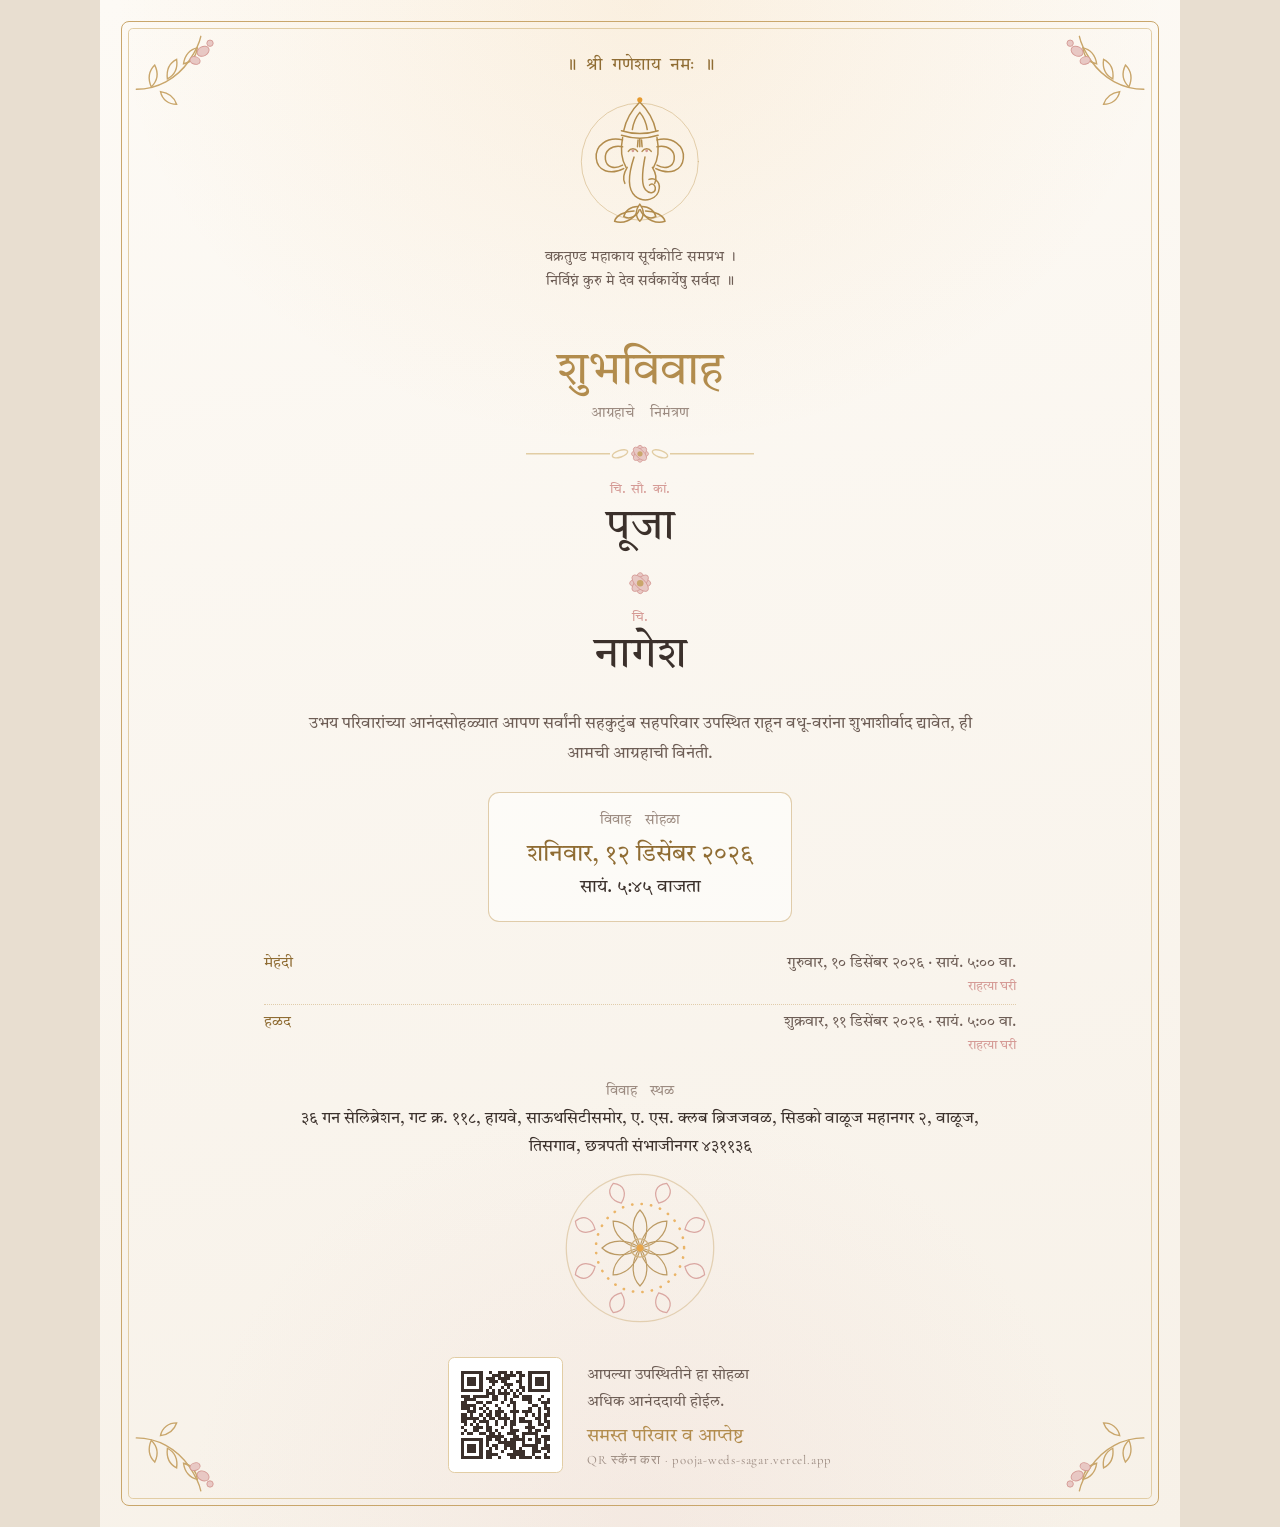
<file: card/invitation-mr.html>
<!DOCTYPE html>
<html lang="mr">
<head>
<meta charset="utf-8">
<title>पूजा &amp; नागेश — शुभविवाह निमंत्रण</title>
<link rel="stylesheet" href="fonts.css">
<style>
/* ============================================================
   Marathi wedding invitation card — Pooja & Nagesh

   One source, two outputs (see build.mjs):
     · PNG  1080 × 1527  — for WhatsApp
     · PDF  A5 portrait  — for printing

   Both come from the same layout: every measurement below is in `em`,
   so the whole card scales from the single root font-size that each
   output sets. Nothing is in px.

   Palette and motifs deliberately match the website in ../index.html.
   ============================================================ */

:root {
  --ivory:      #fdfaf5;
  --cream:      #f7f1e8;
  --champagne:  #c9a66b;
  --gold:       #b28c4d;
  --gold-deep:  #8f6c33;
  --gold-soft:  #e2cda4;
  --blush:      #e8c8c4;
  --blush-deep: #d59a95;
  --marigold:   #e79a2e;
  --ink:        #3b302b;
  --ink-soft:   #6d5d55;
  --ink-faint:  #9c8b81;

  --mr:    "Tiro Devanagari Marathi", "Nirmala UI", serif;
  --latin: "Cormorant Garamond", Garamond, serif;

  /* 1080 / 16 = 67.5em wide, × √2 for A5 proportions. */
  font-size: 16px;
}

* { box-sizing: border-box; margin: 0; padding: 0; }

/* NOTE ON TRACKING — Devanagari has no capitals and its conjuncts must stay
   joined, so the tracked-out look used for Latin small caps is done with
   word-spacing below. letter-spacing would render आग्रहाचे as आ ग्र हा चे.
   (../css/styles.css carries the same rule for the website.) */

body {
  display: grid;
  place-items: center;
  background: #e8ded0;
  font-family: var(--mr);
  color: var(--ink);
}

.card {
  position: relative;
  width: 67.5em;      /* × 16px = 1080 */
  height: 95.4375em;  /* × 16px = 1527, i.e. 1080 × √2 to the pixel */
  overflow: hidden;
  padding: 3.4em 3.2em;
  display: flex;
  flex-direction: column;
  align-items: center;
  text-align: center;
  background:
    radial-gradient(70% 42% at 50% 0%, rgba(231, 154, 46, 0.10), transparent 70%),
    radial-gradient(60% 40% at 50% 100%, rgba(232, 200, 196, 0.20), transparent 70%),
    linear-gradient(170deg, var(--ivory), var(--cream));
}

/* Double rule frame, the way a printed card is bordered. */
.frame {
  position: absolute;
  border: 0.09em solid var(--champagne);
  pointer-events: none;
}
.frame--outer { inset: 1.3em; border-radius: 0.5em; }
.frame--inner { inset: 1.75em; border: 0.045em solid var(--gold-soft); border-radius: 0.3em; }

/* Corner flourishes, one SVG rotated into all four corners. */
.corner { position: absolute; width: 7.2em; height: 7.2em; }
.corner--tl { top: 2.1em; left: 2.1em; }
.corner--tr { top: 2.1em; right: 2.1em; transform: scaleX(-1); }
.corner--bl { bottom: 2.1em; left: 2.1em; transform: scaleY(-1); }
.corner--br { bottom: 2.1em; right: 2.1em; transform: scale(-1); }

/* ---------- invocation ---------- */
.om {
  font-size: 1.05em;
  word-spacing: 0.3em;
  color: var(--gold-deep);
  margin-bottom: 0.5em;
}

.ganesh { width: 8.6em; height: auto; margin-bottom: 0.35em; }

.shloka {
  font-size: 0.86em;
  line-height: 1.75;
  color: var(--ink-soft);
}

/* ---------- title ---------- */
.title {
  margin-top: 1.1em;
  font-size: 2.9em;
  font-weight: 400;
  line-height: 1.2;
  color: var(--gold);
}
.title-sub {
  margin-top: 0.2em;
  font-size: 0.9em;
  word-spacing: 0.9em;
  color: var(--ink-faint);
}

.rule {
  width: 15em;
  height: 1.6em;
  margin: 1.05em 0 0.9em;
}

/* ---------- names ---------- */
.names {
  display: flex;
  flex-direction: column;
  align-items: center;
  gap: 0.1em;
}
.prefix {
  font-size: 0.82em;
  word-spacing: 0.2em;
  color: var(--blush-deep);
}
.name {
  font-size: 2.75em;
  line-height: 1.32;
  color: var(--ink);
}
/* A gold flower rather than a Latin ampersand — "&" reads as an import in
   an otherwise wholly Devanagari card. */
.amp { width: 2.4em; height: 2.4em; margin: 0.3em 0; }

/* Styled ahead of use — the markup for this is commented out until the
   family names are known. */
.parents {
  margin-top: 1em;
  font-size: 0.92em;
  line-height: 1.9;
  color: var(--ink-soft);
}

/* ---------- the ask ---------- */
.invite {
  margin-top: 1.5em;
  max-width: 44em;
  font-size: 0.98em;
  line-height: 1.95;
  color: var(--ink-soft);
}

/* ---------- the wedding itself ---------- */
.muhurt {
  margin-top: 1.4em;
  padding: 1.15em 2.4em;
  border: 0.055em solid rgba(201, 166, 107, 0.55);
  border-radius: 0.7em;
  background: rgba(255, 255, 255, 0.55);
}
.muhurt-label {
  font-size: 0.86em;
  word-spacing: 0.7em;
  color: var(--ink-faint);
}
.muhurt-when {
  margin-top: 0.3em;
  font-size: 1.5em;
  line-height: 1.5;
  color: var(--gold-deep);
}
.muhurt-time { font-size: 1.15em; line-height: 1.6; color: var(--ink); }

/* ---------- other ceremonies ---------- */
.events {
  margin-top: 1.5em;
  width: 100%;
  max-width: 47em;
  list-style: none;
}
.events li {
  display: flex;
  align-items: baseline;
  gap: 0.6em;
  padding: 0.42em 0;
  font-size: 0.94em;
  line-height: 1.6;
  border-bottom: 0.04em dotted rgba(201, 166, 107, 0.5);
}
.events li:last-child { border-bottom: 0; }
.events .ev { flex: 0 0 7em; text-align: left; color: var(--gold-deep); }
.events .dt { flex: 1 1 auto; text-align: right; color: var(--ink-soft); }
/* Each ceremony's own venue, on its own line under the date. */
.events .dt em {
  display: block;
  font-style: normal;
  font-size: 0.88em;
  color: var(--blush-deep);
}

/* ---------- venue ---------- */
.venue-label {
  margin-top: 1.5em;
  font-size: 0.86em;
  word-spacing: 0.7em;
  color: var(--ink-faint);
}
.venue {
  margin-top: 0.32em;
  max-width: 42em;
  font-size: 1.02em;
  line-height: 1.7;
  color: var(--ink);
}

/* ---------- rangoli + footer ---------- */
/* Two auto top margins share the leftover height between them, centring the
   rangoli in the gap and pinning the footer to the bottom. */
.rangoli {
  width: 9.5em;
  height: 9.5em;
  margin-top: auto;
  opacity: 0.85;
}

.foot {
  margin-top: auto;
  padding-top: 1.5em;
  display: flex;
  align-items: center;
  justify-content: center;
  gap: 1.5em;
}
.qr {
  flex: 0 0 auto;
  width: 7.2em;
  height: 7.2em;
  padding: 0.4em;
  background: #fff;
  border: 0.05em solid var(--gold-soft);
  border-radius: 0.4em;
}
.qr canvas { width: 100%; height: 100%; display: block; image-rendering: pixelated; }
.foot-text { text-align: left; }
.blessing {
  font-size: 0.95em;
  line-height: 1.8;
  color: var(--ink-soft);
}
.family {
  margin-top: 0.4em;
  font-size: 1.15em;
  color: var(--gold);
}
.site {
  margin-top: 0.3em;
  font-family: var(--latin);
  font-size: 0.8em;
  letter-spacing: 0.06em;
  color: var(--ink-faint);
}

/* ============================================================
   A5 print. The height is pinned in mm rather than left to the em
   maths — a fraction of a millimetre over and the PDF gains a
   second, blank page.
   ============================================================ */
@media print {
  @page { size: 148mm 210mm; margin: 0; }
  :root { font-size: 2.1926mm; }
  body { display: block; background: none; }
  .card { width: 148mm; height: 209.4mm; }
}
</style>
</head>

<body>
<div class="card">
  <span class="frame frame--outer"></span>
  <span class="frame frame--inner"></span>

  <!-- Corner flourish, reused from the website's section corners. Drawn once
       below and mirrored into all four corners by CSS transforms. -->
  <svg class="corner corner--tl" viewBox="0 0 200 200" fill="none" aria-hidden="true"><use href="#flourish"/></svg>
  <svg class="corner corner--tr" viewBox="0 0 200 200" fill="none" aria-hidden="true"><use href="#flourish"/></svg>
  <svg class="corner corner--bl" viewBox="0 0 200 200" fill="none" aria-hidden="true"><use href="#flourish"/></svg>
  <svg class="corner corner--br" viewBox="0 0 200 200" fill="none" aria-hidden="true"><use href="#flourish"/></svg>

  <svg width="0" height="0" style="position:absolute" aria-hidden="true">
    <g id="flourish" fill="none">
      <g stroke="#c9a66b" stroke-width="2.4" stroke-linecap="round">
        <path d="M4 96C40 96 74 78 96 46 108 28 114 14 116 4"/>
        <path d="M30 92c-6-14-4-28 6-38 6 12 6 26-6 38z"/>
        <path d="M58 78c-2-16 4-28 16-34 2 14-3 27-16 34z"/>
        <path d="M86 52c2-16 12-26 24-28-2 14-10 25-24 28z"/>
        <path d="M46 100c14 2 24 10 28 22-14 0-25-8-28-22z"/>
      </g>
      <g fill="#e8c8c4" stroke="#d59a95" stroke-width="1.6">
        <ellipse cx="120" cy="30" rx="11" ry="8" transform="rotate(-28 120 30)"/>
        <ellipse cx="106" cy="46" rx="9" ry="6.5" transform="rotate(18 106 46)"/>
        <circle cx="132" cy="16" r="5.5"/>
      </g>
    </g>
  </svg>

  <p class="om">॥ श्री गणेशाय नमः ॥</p>

  <!-- Ganesh line art, the same drawing as the website's invocation. -->
  <svg class="ganesh" viewBox="0 0 240 270" fill="none" stroke="#b28c4d" stroke-width="2.6"
       stroke-linecap="round" stroke-linejoin="round" aria-hidden="true">
    <circle cx="120" cy="132" r="102" stroke="#c9a66b" stroke-width="1.6" opacity=".55"/>
    <path d="M92 78 C96 58 108 40 120 28 C132 40 144 58 148 78"/>
    <path d="M107 76 C109 63 114 53 120 46 C126 53 131 63 133 76"/>
    <path d="M88 78 Q120 88 152 78"/>
    <path d="M88 86 Q120 96 152 86"/>
    <path d="M90 90 C86 110 88 128 96 142"/>
    <path d="M150 90 C154 110 152 128 144 142"/>
    <path d="M90 94 C62 88 42 104 44 126 C46 148 68 156 92 144"/>
    <path d="M90 106 C70 102 58 114 60 128 C62 142 76 146 90 138"/>
    <path d="M150 94 C178 88 198 104 196 126 C194 148 172 156 148 144"/>
    <path d="M150 106 C170 102 182 114 180 128 C178 142 164 146 150 138"/>
    <path d="M100 114 C104 108 112 108 116 114"/>
    <path d="M124 114 C128 108 136 108 140 114"/>
    <path d="M117 94 L116 106"/><path d="M120 92 L120 106"/><path d="M123 94 L124 106"/>
    <path d="M98 142 C92 152 90 162 94 170"/>
    <path d="M142 142 C148 152 150 162 146 170"/>
    <path d="M110 124 C100 154 98 180 112 192 C128 205 152 198 154 178 C155 166 145 159 136 163"/>
    <path d="M129 124 C124 150 122 172 130 181 C138 190 148 186 147 177 C146 171 140 169 137 173"/>
    <path d="M120 206 C112 216 112 228 120 236 C128 228 128 216 120 206Z"/>
    <path d="M116 210 C104 210 94 218 92 228 C104 234 116 226 119 216"/>
    <path d="M124 210 C136 210 146 218 148 228 C136 234 124 226 121 216"/>
    <path d="M110 218 C94 218 78 226 76 236 C92 242 108 232 114 222"/>
    <path d="M130 218 C146 218 162 226 164 236 C148 242 132 232 126 222"/>
    <circle cx="108" cy="113" r="2.4" fill="#d59a95" stroke="none"/>
    <circle cx="132" cy="113" r="2.4" fill="#d59a95" stroke="none"/>
    <circle cx="120" cy="24" r="4.5" fill="#e79a2e" stroke="none"/>
  </svg>

  <p class="shloka">वक्रतुण्ड महाकाय सूर्यकोटि समप्रभ ।<br>
    निर्विघ्नं कुरु मे देव सर्वकार्येषु सर्वदा ॥</p>

  <h1 class="title">शुभविवाह</h1>
  <p class="title-sub">आग्रहाचे निमंत्रण</p>

  <svg class="rule" viewBox="0 0 240 24" fill="none" aria-hidden="true">
    <path d="M6 12h84" stroke="#e2cda4" stroke-width="1.4"/>
    <path d="M150 12h84" stroke="#e2cda4" stroke-width="1.4"/>
    <ellipse cx="100" cy="12" rx="8" ry="3.4" stroke="#e2cda4" stroke-width="1.4" transform="rotate(-18 100 12)"/>
    <ellipse cx="140" cy="12" rx="8" ry="3.4" stroke="#e2cda4" stroke-width="1.4" transform="rotate(18 140 12)"/>
    <g fill="#e8c8c4" stroke="#d59a95" stroke-width=".8">
      <ellipse cx="120" cy="12" rx="4" ry="8.5"/>
      <ellipse cx="120" cy="12" rx="8.5" ry="4"/>
      <ellipse cx="120" cy="12" rx="4" ry="8.5" transform="rotate(45 120 12)"/>
      <ellipse cx="120" cy="12" rx="4" ry="8.5" transform="rotate(-45 120 12)"/>
    </g>
    <circle cx="120" cy="12" r="2.6" fill="#c9a66b"/>
  </svg>

  <!-- चि.सौ.कां. = चिरंजीव सौभाग्यकांक्षिणी (bride), चि. = चिरंजीव (groom).
       Order follows the website: the bride first. -->
  <div class="names">
    <p class="prefix">चि. सौ. कां.</p>
    <p class="name">पूजा</p>

    <svg class="amp" viewBox="0 0 40 40" aria-hidden="true">
      <g fill="#e8c8c4" stroke="#d59a95" stroke-width=".9">
        <ellipse cx="20" cy="20" rx="5" ry="11"/>
        <ellipse cx="20" cy="20" rx="11" ry="5"/>
        <ellipse cx="20" cy="20" rx="5" ry="11" transform="rotate(45 20 20)"/>
        <ellipse cx="20" cy="20" rx="5" ry="11" transform="rotate(-45 20 20)"/>
      </g>
      <circle cx="20" cy="20" r="3.4" fill="#c9a66b"/>
    </svg>

    <p class="prefix">चि.</p>
    <p class="name">नागेश</p>
  </div>

  <!-- OPTIONAL: the traditional parents' credit.
       To switch it on, delete the comment opener on the line below and the
       closer three lines further down, then fill in the four names.
       सुकन्या = daughter, चिरंजीव = son. Prefix either with जेष्ठ (elder)
       or कनिष्ठ (younger) if you like. -->
  <!--
  <div class="parents">
    <p>श्री. ____________ व सौ. ____________ यांची सुकन्या — पूजा</p>
    <p>श्री. ____________ व सौ. ____________ यांचे चिरंजीव — नागेश</p>
  </div>
  -->

  <p class="invite">
    उभय परिवारांच्या आनंदसोहळ्यात आपण सर्वांनी सहकुटुंब सहपरिवार
    उपस्थित राहून वधू-वरांना शुभाशीर्वाद द्यावेत, ही आमची आग्रहाची विनंती.
  </p>

  <div class="muhurt">
    <p class="muhurt-label">विवाह सोहळा</p>
    <p class="muhurt-when">शनिवार, १२ डिसेंबर २०२६</p>
    <p class="muhurt-time">सायं. ५:४५ वाजता</p>
  </div>

  <ul class="events">
    <li><span class="ev">मेहंदी</span><span class="dt">गुरुवार, १० डिसेंबर २०२६ · सायं. ५:०० वा.<em>राहत्या घरी</em></span></li>
    <li><span class="ev">हळद</span><span class="dt">शुक्रवार, ११ डिसेंबर २०२६ · सायं. ५:०० वा.<em>राहत्या घरी</em></span></li>
  </ul>

  <p class="venue-label">विवाह स्थळ</p>
  <p class="venue">
    ३६ गन सेलिब्रेशन, गट क्र. ११८, हायवे, साऊथसिटीसमोर,
    ए. एस. क्लब ब्रिजजवळ, सिडको वाळूज महानगर २,
    वाळूज, तिसगाव, छत्रपती संभाजीनगर ४३११३६
  </p>

  <!-- Rangoli, as on the website. Its auto margin splits the leftover
       height with the footer's, so it settles in the middle of whatever
       space is left rather than leaving a void. -->
  <svg class="rangoli" viewBox="0 0 200 200" fill="none" stroke="#c9a66b"
       stroke-width="1.6" stroke-linecap="round" aria-hidden="true">
    <circle cx="100" cy="100" r="97" opacity=".5"/>
    <circle cx="100" cy="100" r="58" stroke="#e79a2e" stroke-width="3.4"
            stroke-dasharray="0.3 12.2" opacity=".8"/>
    <g stroke="#d59a95">
      <path d="M100 36 C88 27 87 15 100 8 C113 15 112 27 100 36Z" transform="rotate(22.5 100 100)"/>
      <path d="M100 36 C88 27 87 15 100 8 C113 15 112 27 100 36Z" transform="rotate(67.5 100 100)"/>
      <path d="M100 36 C88 27 87 15 100 8 C113 15 112 27 100 36Z" transform="rotate(112.5 100 100)"/>
      <path d="M100 36 C88 27 87 15 100 8 C113 15 112 27 100 36Z" transform="rotate(157.5 100 100)"/>
      <path d="M100 36 C88 27 87 15 100 8 C113 15 112 27 100 36Z" transform="rotate(202.5 100 100)"/>
      <path d="M100 36 C88 27 87 15 100 8 C113 15 112 27 100 36Z" transform="rotate(247.5 100 100)"/>
      <path d="M100 36 C88 27 87 15 100 8 C113 15 112 27 100 36Z" transform="rotate(292.5 100 100)"/>
      <path d="M100 36 C88 27 87 15 100 8 C113 15 112 27 100 36Z" transform="rotate(337.5 100 100)"/>
    </g>
    <g stroke="#b28c4d">
      <path d="M100 100 C88 84 88 62 100 50 C112 62 112 84 100 100Z"/>
      <path d="M100 100 C88 84 88 62 100 50 C112 62 112 84 100 100Z" transform="rotate(45 100 100)"/>
      <path d="M100 100 C88 84 88 62 100 50 C112 62 112 84 100 100Z" transform="rotate(90 100 100)"/>
      <path d="M100 100 C88 84 88 62 100 50 C112 62 112 84 100 100Z" transform="rotate(135 100 100)"/>
      <path d="M100 100 C88 84 88 62 100 50 C112 62 112 84 100 100Z" transform="rotate(180 100 100)"/>
      <path d="M100 100 C88 84 88 62 100 50 C112 62 112 84 100 100Z" transform="rotate(225 100 100)"/>
      <path d="M100 100 C88 84 88 62 100 50 C112 62 112 84 100 100Z" transform="rotate(270 100 100)"/>
      <path d="M100 100 C88 84 88 62 100 50 C112 62 112 84 100 100Z" transform="rotate(315 100 100)"/>
    </g>
    <circle cx="100" cy="100" r="12"/>
    <circle cx="100" cy="100" r="4.5" fill="#e79a2e" stroke="none"/>
  </svg>

  <div class="foot">
    <div class="qr"><canvas id="qr" width="240" height="240"></canvas></div>
    <div class="foot-text">
      <p class="blessing">आपल्या उपस्थितीने हा सोहळा<br>अधिक आनंददायी होईल.</p>
      <p class="family">समस्त परिवार व आप्तेष्ट</p>
      <p class="site">QR स्कॅन करा · pooja-weds-sagar.vercel.app</p>
    </div>
  </div>
</div>

<!-- The same QR renderer the website uses, so the printed card carries a
     link to the full invitation. -->
<script src="../js/qr.js"></script>
<script>
  /* qr.js sizes its canvas at one pixel per module, which CSS then scales up.
     That is fine on screen but prints soft, so the small result is blitted
     into a large canvas with smoothing off — the QR stays crisp at A5. */
  (function () {
    var SCALE = 12;
    var small = window.QR.render(document.createElement('canvas'),
      'https://pooja-weds-sagar.vercel.app/',
      { dark: '#3b302b', light: '#ffffff', margin: 2 });

    var big = document.getElementById('qr');
    big.width = big.height = small.width * SCALE;
    var ctx = big.getContext('2d');
    ctx.imageSmoothingEnabled = false;
    ctx.drawImage(small, 0, 0, big.width, big.height);
  })();
</script>
</body>
</html>
</file>
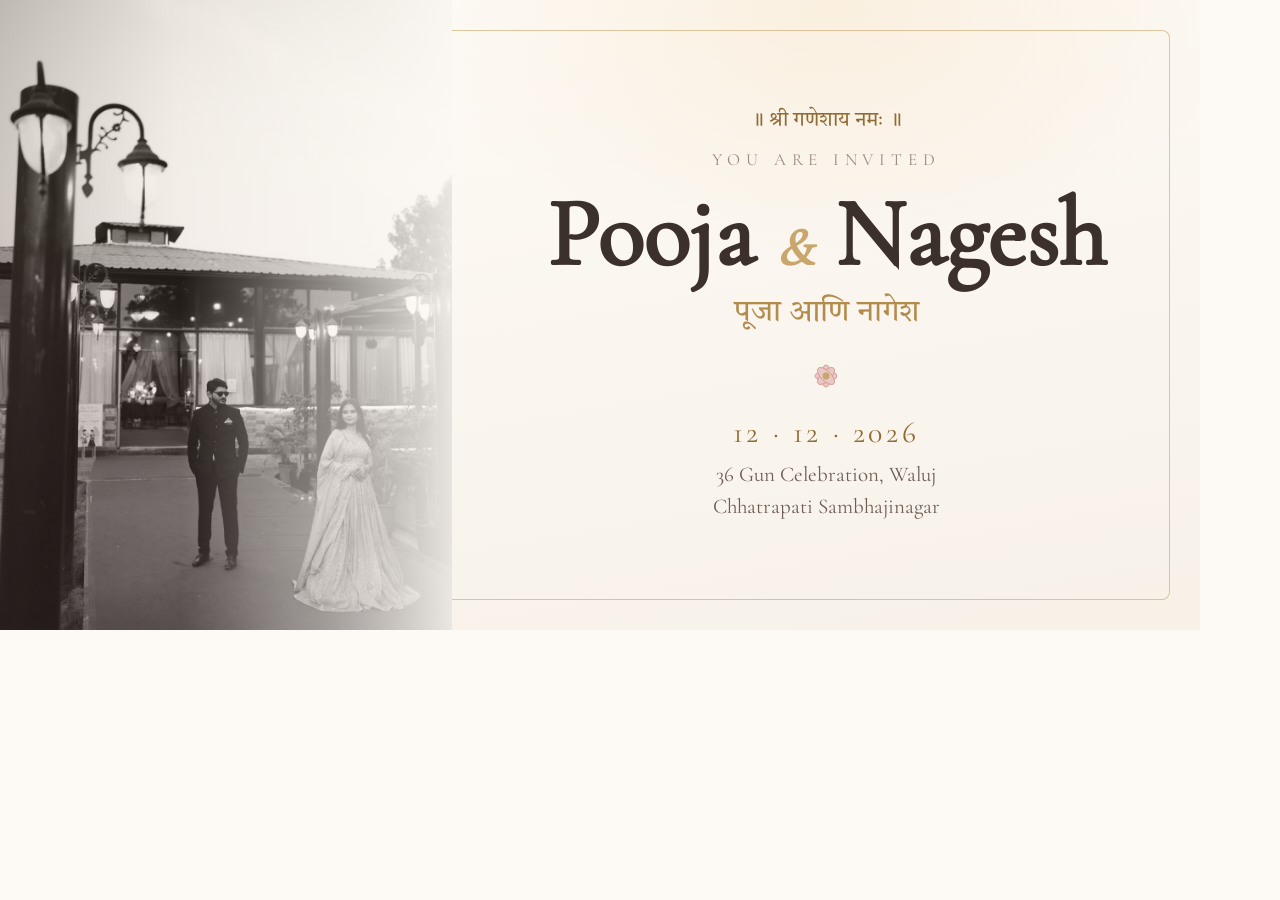
<file: card/share-card.html>
<!DOCTYPE html>
<html lang="en">
<head>
<meta charset="utf-8">
<title>Pooja &amp; Nagesh — share card</title>
<link rel="stylesheet" href="fonts.css">
<style>
/* ============================================================
   The Open Graph image — what WhatsApp, Facebook and iMessage show
   when someone pastes the invitation link.

   Rendered by build.mjs to ../images/og-cover.png at 1200 × 630,
   the ratio every one of those services crops to.

   Keep the type well inside the frame: WhatsApp trims the edges of
   a preview thumbnail, and a name clipped in half is worse than a
   little empty space.
   ============================================================ */

:root {
  --ivory:      #fdfaf5;
  --cream:      #f7f1e8;
  --champagne:  #c9a66b;
  --gold:       #b28c4d;
  --gold-deep:  #8f6c33;
  --gold-soft:  #e2cda4;
  --blush-deep: #d59a95;
  --ink:        #3b302b;
  --ink-soft:   #6d5d55;
  --ink-faint:  #9c8b81;

  --mr:    "Tiro Devanagari Marathi", "Nirmala UI", serif;
  --latin: "Cormorant Garamond", Garamond, serif;
}

* { box-sizing: border-box; margin: 0; padding: 0; }

body {
  width: 1200px;
  height: 630px;
  overflow: hidden;
  display: flex;
  font-family: var(--latin);
  color: var(--ink);
  background: var(--ivory);
}

/* ---------- left: the couple ---------- */
.photo {
  flex: 0 0 452px;
  position: relative;
  background-image: url("../images/1000278202.jpg");
  background-size: cover;
  background-position: center 22%;   /* keeps both faces in a portrait crop */
}
/* A warm wash so the photo belongs to the same palette as the panel. */
.photo::after {
  content: "";
  position: absolute;
  inset: 0;
  background:
    linear-gradient(90deg, rgba(59, 48, 43, 0.18), transparent 40%, rgba(253, 250, 245, 0.9)),
    linear-gradient(180deg, rgba(201, 166, 107, 0.12), rgba(213, 154, 149, 0.14));
}

/* ---------- right: the words ---------- */
.panel {
  flex: 1 1 auto;
  position: relative;
  display: flex;
  flex-direction: column;
  align-items: center;
  justify-content: center;
  text-align: center;
  padding: 54px 64px;
  background:
    radial-gradient(80% 60% at 50% 0%, rgba(231, 154, 46, 0.10), transparent 70%),
    linear-gradient(170deg, var(--ivory), var(--cream));
}
.rule-line {
  position: absolute;
  top: 30px; bottom: 30px; right: 30px; left: 0;
  border: 1px solid var(--champagne);
  border-left: 0;
  border-radius: 0 8px 8px 0;
  opacity: 0.6;
}

.om {
  font-family: var(--mr);
  font-size: 20px;
  color: var(--gold-deep);
  margin-bottom: 14px;
}

.eyebrow {
  font-family: var(--latin);
  font-size: 17px;
  letter-spacing: 0.34em;
  text-transform: uppercase;
  color: var(--ink-faint);
}

.names {
  margin: 14px 0 6px;
  font-size: 96px;
  line-height: 1.06;
  color: var(--ink);
}
.names span { color: var(--champagne); font-style: italic; font-size: 0.55em; }

/* Devanagari must not be letter-spaced — it would split the conjuncts. */
.names-mr {
  font-family: var(--mr);
  font-size: 30px;
  line-height: 1.5;
  color: var(--gold);
}

.flower { width: 40px; height: 40px; margin: 20px 0 18px; }

.date {
  font-family: var(--latin);
  font-size: 30px;
  letter-spacing: 0.12em;
  color: var(--gold-deep);
}
.venue {
  margin-top: 8px;
  font-family: var(--latin);
  font-size: 21px;
  line-height: 1.5;
  color: var(--ink-soft);
}
</style>
</head>

<body>
  <div class="photo"></div>

  <div class="panel">
    <span class="rule-line"></span>

    <p class="om">॥ श्री गणेशाय नमः ॥</p>
    <p class="eyebrow">You are invited</p>

    <h1 class="names">Pooja <span>&amp;</span> Nagesh</h1>
    <p class="names-mr">पूजा आणि नागेश</p>

    <svg class="flower" viewBox="0 0 40 40" aria-hidden="true">
      <g fill="#e8c8c4" stroke="#d59a95" stroke-width=".9">
        <ellipse cx="20" cy="20" rx="5" ry="11"/>
        <ellipse cx="20" cy="20" rx="11" ry="5"/>
        <ellipse cx="20" cy="20" rx="5" ry="11" transform="rotate(45 20 20)"/>
        <ellipse cx="20" cy="20" rx="5" ry="11" transform="rotate(-45 20 20)"/>
      </g>
      <circle cx="20" cy="20" r="3.4" fill="#c9a66b"/>
    </svg>

    <p class="date">12 · 12 · 2026</p>
    <p class="venue">36 Gun Celebration, Waluj<br>Chhatrapati Sambhajinagar</p>
  </div>
</body>
</html>
</file>
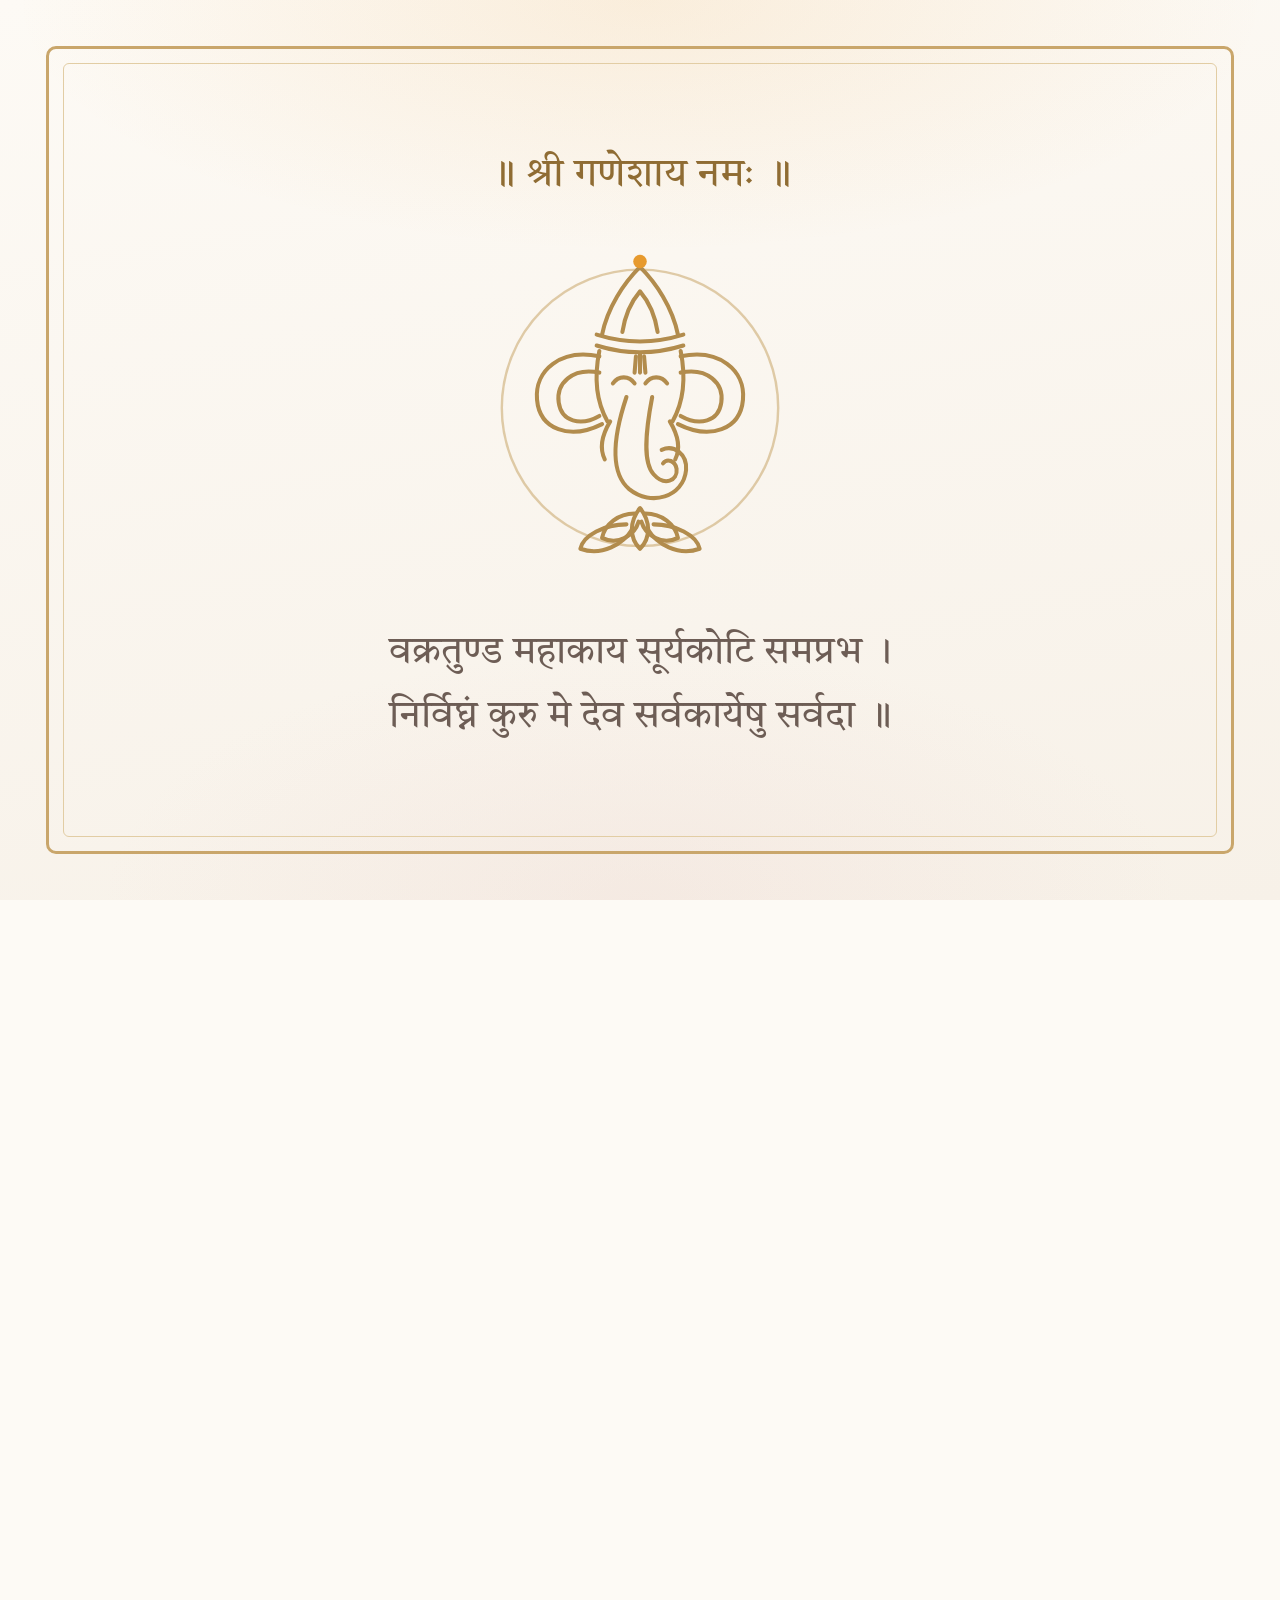
<file: card/video-scenes.html>
<!DOCTYPE html>
<html lang="mr">
<head>
<meta charset="utf-8">
<title>Invitation video — scenes</title>
<link rel="stylesheet" href="fonts.css">
<style>
/* ============================================================
   Source frames for the WhatsApp invitation video.

   Each .scene is one 1080 × 1920 still. build-video.mjs screenshots
   them one at a time (?scene=N) and ffmpeg does the motion — the
   crossfades and the slow push-in — because rendering 500 individual
   animation frames through Chrome would take a quarter of an hour.
   ============================================================ */

:root {
  --ivory:      #fdfaf5;
  --cream:      #f7f1e8;
  --champagne:  #c9a66b;
  --gold:       #b28c4d;
  --gold-deep:  #8f6c33;
  --gold-soft:  #e2cda4;
  --blush-deep: #d59a95;
  --haldi:      #e5b125;
  --haldi-soft: #f2d98a;
  --kunku:      #b4232a;
  --ink:        #3b302b;
  --ink-soft:   #6d5d55;
  --ink-faint:  #9c8b81;

  --mr:    "Tiro Devanagari Marathi", "Nirmala UI", serif;
  --latin: "Cormorant Garamond", Garamond, serif;
}

* { box-sizing: border-box; margin: 0; padding: 0; }

body {
  width: 1080px;
  height: 1920px;
  overflow: hidden;
  font-family: var(--mr);
  color: var(--ink);
  background: var(--ivory);
}

/* Only the requested scene is rendered; build-video.mjs sets the class. */
.scene { display: none; }
.scene.is-shown { display: flex; }

.scene {
  position: absolute;
  inset: 0;
  flex-direction: column;
  align-items: center;
  justify-content: center;
  text-align: center;
  padding: 150px 110px;
  gap: 26px;
  background:
    radial-gradient(70% 40% at 50% 0%, rgba(231, 154, 46, 0.12), transparent 70%),
    radial-gradient(60% 40% at 50% 100%, rgba(232, 200, 196, 0.20), transparent 70%),
    linear-gradient(170deg, var(--ivory), var(--cream));
}

/* zari frame, on every scene */
.frame {
  position: absolute;
  inset: 46px;
  border: 3px solid var(--champagne);
  border-radius: 10px;
  pointer-events: none;
}
.frame::after {
  content: "";
  position: absolute;
  inset: 14px;
  border: 1.5px solid var(--gold-soft);
  border-radius: 6px;
}

.om     { font-size: 40px; color: var(--gold-deep); }
.big    { font-size: 132px; line-height: 1.16; color: var(--gold); }
.name   { font-size: 150px; line-height: 1.2; color: var(--ink); }
.prefix { font-size: 40px; color: var(--blush-deep); word-spacing: 0.2em; }
.label  { font-size: 40px; color: var(--ink-faint); word-spacing: 0.7em; }
.line   { font-size: 62px; line-height: 1.5; color: var(--gold-deep); }
.sub    { font-size: 48px; line-height: 1.6; color: var(--ink); }
.small  { font-size: 38px; line-height: 1.7; color: var(--ink-soft); }
.latin  { font-family: var(--latin); letter-spacing: 0.1em; }

.rule {
  width: 320px; height: 2px;
  background: linear-gradient(90deg, transparent, var(--champagne), transparent);
}

/* the couple, in a soft-edged oval */
.photo {
  width: 620px;
  height: 780px;
  border-radius: 320px / 380px;
  background-size: cover;
  border: 5px solid var(--gold-soft);
  box-shadow: 0 30px 70px -30px rgba(90, 66, 50, 0.5);
}
.photo--a { background-image: url("../images/1000278199.jpg"); background-position: center 24%; }
.photo--b { background-image: url("../images/1000278202.jpg"); background-position: center 26%; }

.ganesh  { width: 420px; height: auto; }
.rangoli { width: 520px; height: auto; }
.swastik { width: 170px; height: 170px; color: var(--kunku); }

/* ceremony rows */
.rows { width: 100%; display: flex; flex-direction: column; gap: 30px; margin-top: 12px; }
.row {
  display: flex;
  align-items: baseline;
  gap: 24px;
  padding-bottom: 22px;
  border-bottom: 2px dotted rgba(201, 166, 107, 0.55);
  font-size: 40px;
}
.row:last-child { border-bottom: 0; }
.row b { flex: 0 0 250px; text-align: left; font-weight: 400; color: var(--gold-deep); }
.row span { flex: 1 1 auto; text-align: right; color: var(--ink-soft); }
.row span em { display: block; font-style: normal; font-size: 34px; color: var(--blush-deep); }

.qr {
  width: 300px; height: 300px;
  padding: 16px;
  background: #fff;
  border: 3px solid var(--gold-soft);
  border-radius: 14px;
}
.qr canvas { width: 100%; height: 100%; display: block; image-rendering: pixelated; }
</style>
</head>

<body>

<!-- 1 · invocation -->
<div class="scene" data-scene="1">
  <span class="frame"></span>
  <p class="om">॥ श्री गणेशाय नमः ॥</p>
  <svg class="ganesh" viewBox="0 0 240 270" fill="none" stroke="#b28c4d" stroke-width="3"
       stroke-linecap="round" stroke-linejoin="round">
    <circle cx="120" cy="132" r="102" stroke="#c9a66b" stroke-width="1.8" opacity=".55"/>
    <path d="M92 78 C96 58 108 40 120 28 C132 40 144 58 148 78"/>
    <path d="M107 76 C109 63 114 53 120 46 C126 53 131 63 133 76"/>
    <path d="M88 78 Q120 88 152 78"/><path d="M88 86 Q120 96 152 86"/>
    <path d="M90 90 C86 110 88 128 96 142"/><path d="M150 90 C154 110 152 128 144 142"/>
    <path d="M90 94 C62 88 42 104 44 126 C46 148 68 156 92 144"/>
    <path d="M90 106 C70 102 58 114 60 128 C62 142 76 146 90 138"/>
    <path d="M150 94 C178 88 198 104 196 126 C194 148 172 156 148 144"/>
    <path d="M150 106 C170 102 182 114 180 128 C178 142 164 146 150 138"/>
    <path d="M100 114 C104 108 112 108 116 114"/><path d="M124 114 C128 108 136 108 140 114"/>
    <path d="M117 94 L116 106"/><path d="M120 92 L120 106"/><path d="M123 94 L124 106"/>
    <path d="M98 142 C92 152 90 162 94 170"/><path d="M142 142 C148 152 150 162 146 170"/>
    <path d="M110 124 C100 154 98 180 112 192 C128 205 152 198 154 178 C155 166 145 159 136 163"/>
    <path d="M129 124 C124 150 122 172 130 181 C138 190 148 186 147 177 C146 171 140 169 137 173"/>
    <path d="M120 206 C112 216 112 228 120 236 C128 228 128 216 120 206Z"/>
    <path d="M116 210 C104 210 94 218 92 228 C104 234 116 226 119 216"/>
    <path d="M124 210 C136 210 146 218 148 228 C136 234 124 226 121 216"/>
    <path d="M110 218 C94 218 78 226 76 236 C92 242 108 232 114 222"/>
    <path d="M130 218 C146 218 162 226 164 236 C148 242 132 232 126 222"/>
    <circle cx="120" cy="24" r="5" fill="#e79a2e" stroke="none"/>
  </svg>
  <p class="small">वक्रतुण्ड महाकाय सूर्यकोटि समप्रभ ।<br>निर्विघ्नं कुरु मे देव सर्वकार्येषु सर्वदा ॥</p>
</div>

<!-- 2 · shubhavivah -->
<div class="scene" data-scene="2">
  <span class="frame"></span>
  <svg class="swastik" viewBox="0 0 64 64" fill="none">
    <g stroke="currentColor" stroke-width="4" stroke-linecap="square">
      <path d="M32 12V52"/><path d="M12 32H52"/><path d="M32 12H48"/>
      <path d="M52 32V48"/><path d="M32 52H16"/><path d="M12 32V16"/>
    </g>
    <g fill="currentColor"><circle cx="22" cy="22" r="2.2"/><circle cx="42" cy="42" r="2.2"/></g>
  </svg>
  <h1 class="big">शुभविवाह</h1>
  <span class="rule"></span>
  <p class="label">आग्रहाचे निमंत्रण</p>
</div>

<!-- 3 · the bride -->
<div class="scene" data-scene="3">
  <span class="frame"></span>
  <div class="photo photo--a"></div>
  <p class="prefix">चि. सौ. कां.</p>
  <p class="name">पूजा</p>
</div>

<!-- 4 · the groom -->
<div class="scene" data-scene="4">
  <span class="frame"></span>
  <div class="photo photo--b"></div>
  <p class="prefix">चि.</p>
  <p class="name">नागेश</p>
</div>

<!-- 5 · the muhurt -->
<div class="scene" data-scene="5">
  <span class="frame"></span>
  <p class="label">विवाह सोहळा</p>
  <p class="line">शनिवार<br>१२ डिसेंबर २०२६</p>
  <span class="rule"></span>
  <p class="sub">सायं. ५:४५ वाजता</p>
</div>

<!-- 6 · the other ceremonies -->
<div class="scene" data-scene="6">
  <span class="frame"></span>
  <p class="label">इतर विधी</p>
  <div class="rows">
    <div class="row"><b>मेहंदी</b><span>गुरुवार, १० डिसेंबर<em>सायं. ५:०० · राहत्या घरी</em></span></div>
    <div class="row"><b>हळद</b><span>शुक्रवार, ११ डिसेंबर<em>सायं. ५:०० · राहत्या घरी</em></span></div>
  </div>
</div>

<!-- 7 · the venue -->
<div class="scene" data-scene="7">
  <span class="frame"></span>
  <p class="label">विवाह स्थळ</p>
  <p class="line">३६ गन सेलिब्रेशन</p>
  <!-- Non-breaking spaces: without them "महानगर २," wraps and leaves the
       numeral stranded on a line of its own. -->
  <p class="sub">गट क्र.&nbsp;११८, हायवे, साऊथसिटीसमोर,<br>
    ए.&nbsp;एस. क्लब ब्रिजजवळ,<br>
    सिडको वाळूज महानगर&nbsp;२, वाळूज,<br>
    छत्रपती संभाजीनगर&nbsp;४३११३६</p>
</div>

<!-- 8 · the ask, and where to find everything -->
<div class="scene" data-scene="8">
  <span class="frame"></span>
  <svg class="rangoli" viewBox="0 0 200 200" fill="none" stroke="#c9a66b" stroke-width="1.6" stroke-linecap="round">
    <circle cx="100" cy="100" r="97" opacity=".5"/>
    <circle cx="100" cy="100" r="58" stroke="#e79a2e" stroke-width="3.4" stroke-dasharray="0.3 12.2" opacity=".8"/>
    <g stroke="#d59a95">
      <path d="M100 36 C88 27 87 15 100 8 C113 15 112 27 100 36Z" transform="rotate(22.5 100 100)"/>
      <path d="M100 36 C88 27 87 15 100 8 C113 15 112 27 100 36Z" transform="rotate(67.5 100 100)"/>
      <path d="M100 36 C88 27 87 15 100 8 C113 15 112 27 100 36Z" transform="rotate(112.5 100 100)"/>
      <path d="M100 36 C88 27 87 15 100 8 C113 15 112 27 100 36Z" transform="rotate(157.5 100 100)"/>
      <path d="M100 36 C88 27 87 15 100 8 C113 15 112 27 100 36Z" transform="rotate(202.5 100 100)"/>
      <path d="M100 36 C88 27 87 15 100 8 C113 15 112 27 100 36Z" transform="rotate(247.5 100 100)"/>
      <path d="M100 36 C88 27 87 15 100 8 C113 15 112 27 100 36Z" transform="rotate(292.5 100 100)"/>
      <path d="M100 36 C88 27 87 15 100 8 C113 15 112 27 100 36Z" transform="rotate(337.5 100 100)"/>
    </g>
    <g stroke="#b28c4d">
      <path d="M100 100 C88 84 88 62 100 50 C112 62 112 84 100 100Z"/>
      <path d="M100 100 C88 84 88 62 100 50 C112 62 112 84 100 100Z" transform="rotate(45 100 100)"/>
      <path d="M100 100 C88 84 88 62 100 50 C112 62 112 84 100 100Z" transform="rotate(90 100 100)"/>
      <path d="M100 100 C88 84 88 62 100 50 C112 62 112 84 100 100Z" transform="rotate(135 100 100)"/>
      <path d="M100 100 C88 84 88 62 100 50 C112 62 112 84 100 100Z" transform="rotate(180 100 100)"/>
      <path d="M100 100 C88 84 88 62 100 50 C112 62 112 84 100 100Z" transform="rotate(225 100 100)"/>
      <path d="M100 100 C88 84 88 62 100 50 C112 62 112 84 100 100Z" transform="rotate(270 100 100)"/>
      <path d="M100 100 C88 84 88 62 100 50 C112 62 112 84 100 100Z" transform="rotate(315 100 100)"/>
    </g>
    <circle cx="100" cy="100" r="12"/><circle cx="100" cy="100" r="4.5" fill="#e79a2e" stroke="none"/>
  </svg>
  <p class="sub">आपल्या उपस्थितीने हा सोहळा<br>अधिक आनंददायी होईल.</p>
  <p class="line">समस्त परिवार व आप्तेष्ट</p>
  <div class="qr"><canvas id="qr" width="300" height="300"></canvas></div>
  <p class="small latin">pooja-weds-sagar.vercel.app</p>
</div>

<script src="../js/qr.js"></script>
<script>
  (function () {
    var SCALE = 12;
    var small = window.QR.render(document.createElement('canvas'),
      'https://pooja-weds-sagar.vercel.app/',
      { dark: '#3b302b', light: '#ffffff', margin: 2 });
    var big = document.getElementById('qr');
    big.width = big.height = small.width * SCALE;
    var ctx = big.getContext('2d');
    ctx.imageSmoothingEnabled = false;
    ctx.drawImage(small, 0, 0, big.width, big.height);

    // Show only the scene the build script asked for.
    var want = new URLSearchParams(location.search).get('scene') || '1';
    var el = document.querySelector('.scene[data-scene="' + want + '"]');
    if (el) el.classList.add('is-shown');
  })();
</script>
</body>
</html>
</file>
<file: card/fonts.css>
/* Generated by card/build.mjs — fonts embedded as data URIs so the card
   renders identically offline and when the HTML is sent on its own. */
@font-face{font-family:"Tiro Devanagari Marathi";font-style:normal;font-weight:400;font-display:block;src:url([data-uri]) format("woff2");unicode-range:U+0900-097F,U+1CD0-1CF9,U+200C-200D,U+20A8,U+20B9,U+20F0,U+25CC,U+A830-A839,U+A8E0-A8FF;}
@font-face{font-family:"Tiro Devanagari Marathi";font-style:normal;font-weight:400;font-display:block;src:url([data-uri]) format("woff2");unicode-range:U+0000-00FF,U+0131,U+0152-0153,U+2000-206F,U+2122,U+2212;}
@font-face{font-family:"Cormorant Garamond";font-style:normal;font-weight:400;font-display:block;src:url([data-uri]) format("woff2");}
</file>
